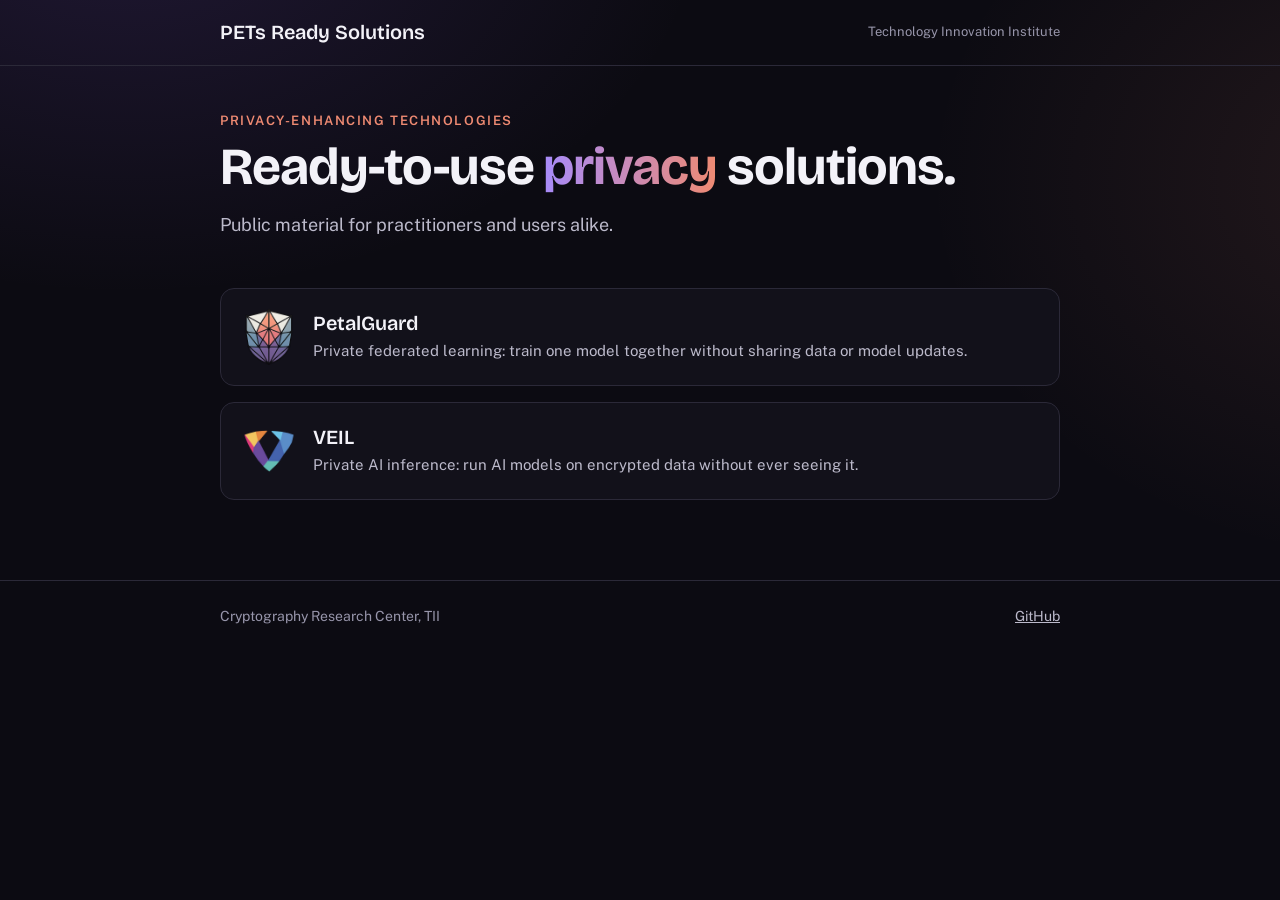
<file: docs/index.html>
<!doctype html>
<html lang="en">
<head>
  <meta charset="utf-8">
  <meta name="viewport" content="width=device-width, initial-scale=1">
  <title>PETs Ready Solutions</title>
  <meta name="description" content="Privacy-enhancing technology solutions from the Cryptography Research Center, Technology Innovation Institute.">
  <meta name="theme-color" content="#0c0b12">
  <link rel="preconnect" href="https://fonts.googleapis.com">
  <link rel="preconnect" href="https://fonts.gstatic.com" crossorigin>
  <link href="https://fonts.googleapis.com/css2?family=Bricolage+Grotesque:opsz,wght@12..96,600;12..96,700&family=Public+Sans:wght@400;600&display=swap" rel="stylesheet">
  <link rel="stylesheet" href="assets/site.css">
</head>
<body>
  <header class="site-head">
    <div class="wrap">
      <span class="brand">PETs Ready Solutions</span>
      <span class="org">Technology Innovation Institute</span>
    </div>
  </header>

  <main class="wrap">
    <section class="hero">
      <p class="eyebrow">Privacy-enhancing technologies</p>
      <h1>Ready-to-use <span class="hl">privacy</span> solutions.</h1>
      <p class="lede">Public material for practitioners and users alike.</p>
    </section>

    <nav class="cards" aria-label="Solutions">
      <a class="card" href="petalguard/">
        <img src="petalguard/media/logo.png" alt="" width="56" height="56">
        <div>
          <h2>PetalGuard</h2>
          <p>Private federated learning: train one model together without sharing data or model updates.</p>
        </div>
      </a>
      <a class="card" href="veil/">
        <img src="veil/media/logo.png" alt="" width="56" height="56">
        <div>
          <h2>VEIL</h2>
          <p>Private AI inference: run AI models on encrypted data without ever seeing it.</p>
        </div>
      </a>
      <!-- Add one card per product here, linking to docs/<product>/ (see README, "Adding a product") -->
    </nav>
  </main>

  <footer class="site-foot">
    <div class="wrap">
      <span>Cryptography Research Center, TII</span>
      <a href="https://github.com/Crypto-TII/pets-ready-solutions">GitHub</a>
    </div>
  </footer>
</body>
</html>
</file>
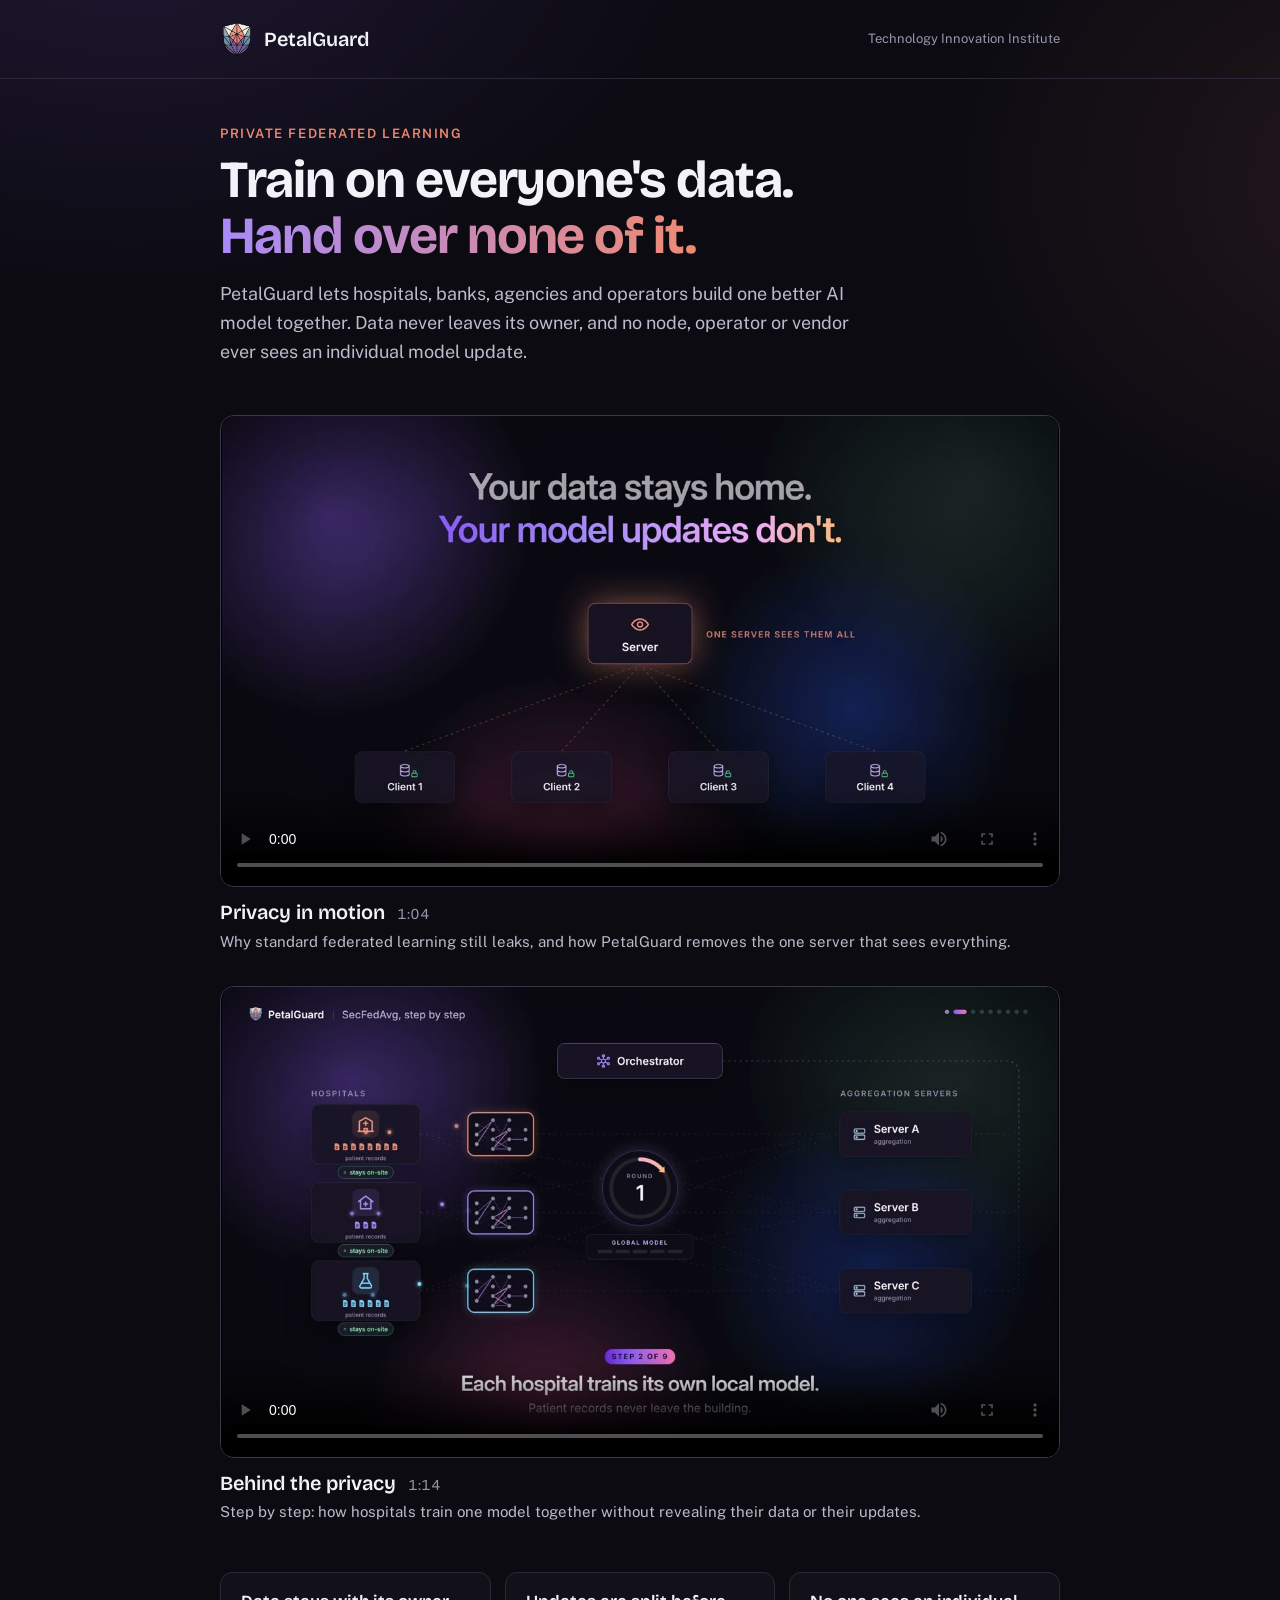
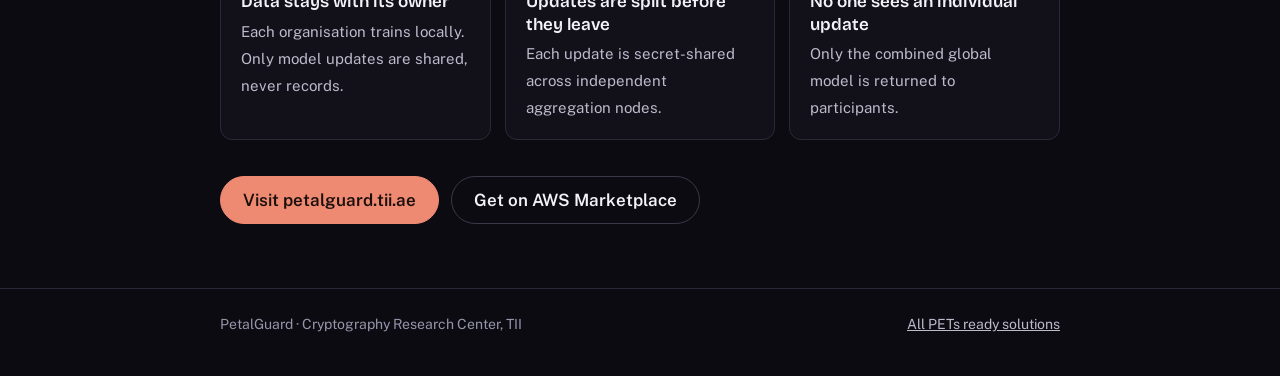
<file: docs/petalguard/index.html>
<!doctype html>
<html lang="en">
<head>
  <meta charset="utf-8">
  <meta name="viewport" content="width=device-width, initial-scale=1">
  <title>PetalGuard — Private Federated Learning</title>
  <meta name="description" content="PetalGuard lets organisations train one AI model together. Data never leaves its owner, and no single party sees an individual model update.">
  <meta name="theme-color" content="#0c0b12">
  <link rel="icon" type="image/png" href="media/favicon.png">

  <meta property="og:type" content="website">
  <meta property="og:title" content="PetalGuard — Private Federated Learning">
  <meta property="og:description" content="Train on everyone's data. Hand over none of it. Watch how PetalGuard works.">
  <meta property="og:image" content="https://crypto-tii.github.io/pets-ready-solutions/petalguard/media/privacy-in-motion.jpg">
  <meta property="og:url" content="https://crypto-tii.github.io/pets-ready-solutions/petalguard/">
  <meta name="twitter:card" content="summary_large_image">

  <link rel="preconnect" href="https://fonts.googleapis.com">
  <link rel="preconnect" href="https://fonts.gstatic.com" crossorigin>
  <link href="https://fonts.googleapis.com/css2?family=Bricolage+Grotesque:opsz,wght@12..96,600;12..96,700&family=Public+Sans:wght@400;600&display=swap" rel="stylesheet">
  <link rel="stylesheet" href="../assets/site.css">
</head>
<body>
  <header class="site-head">
    <div class="wrap">
      <a class="brand" href="https://petalguard.tii.ae">
        <img src="media/logo.png" alt="" width="34" height="34">
        PetalGuard
      </a>
      <span class="org">Technology Innovation Institute</span>
    </div>
  </header>

  <main class="wrap">
    <section class="hero">
      <p class="eyebrow">Private federated learning</p>
      <h1>Train on everyone's data.<br><span class="hl">Hand over none of it.</span></h1>
      <p class="lede">PetalGuard lets hospitals, banks, agencies and operators build one better AI model together. Data never leaves its owner, and no node, operator or vendor ever sees an individual model update.</p>
    </section>

    <section class="videos" aria-label="Videos">
      <figure class="video-card">
        <video controls playsinline preload="metadata" poster="media/privacy-in-motion.jpg">
          <source src="media/privacy-in-motion.mp4" type="video/mp4">
          <a href="media/privacy-in-motion.mp4">Download the video (MP4)</a>
        </video>
        <figcaption>
          <h2>Privacy in motion</h2>
          <span class="dur">1:04</span>
          <p>Why standard federated learning still leaks, and how PetalGuard removes the one server that sees everything.</p>
        </figcaption>
      </figure>

      <figure class="video-card">
        <video controls playsinline preload="metadata" poster="media/behind-the-privacy.jpg">
          <source src="media/behind-the-privacy.mp4" type="video/mp4">
          <a href="media/behind-the-privacy.mp4">Download the video (MP4)</a>
        </video>
        <figcaption>
          <h2>Behind the privacy</h2>
          <span class="dur">1:14</span>
          <p>Step by step: how hospitals train one model together without revealing their data or their updates.</p>
        </figcaption>
      </figure>
    </section>

    <ul class="points">
      <li><strong>Data stays with its owner</strong><span>Each organisation trains locally. Only model updates are shared, never records.</span></li>
      <li><strong>Updates are split before they leave</strong><span>Each update is secret-shared across independent aggregation nodes.</span></li>
      <li><strong>No one sees an individual update</strong><span>Only the combined global model is returned to participants.</span></li>
    </ul>

    <div class="actions">
      <a class="btn primary" href="https://petalguard.tii.ae">Visit petalguard.tii.ae</a>
      <a class="btn" href="https://aws.amazon.com/marketplace/pp/prodview-nn46gjqsmxw5q">Get on AWS Marketplace</a>
    </div>
  </main>

  <footer class="site-foot">
    <div class="wrap">
      <span>PetalGuard · Cryptography Research Center, TII</span>
      <a href="../">All PETs ready solutions</a>
    </div>
  </footer>
</body>
</html>
</file>
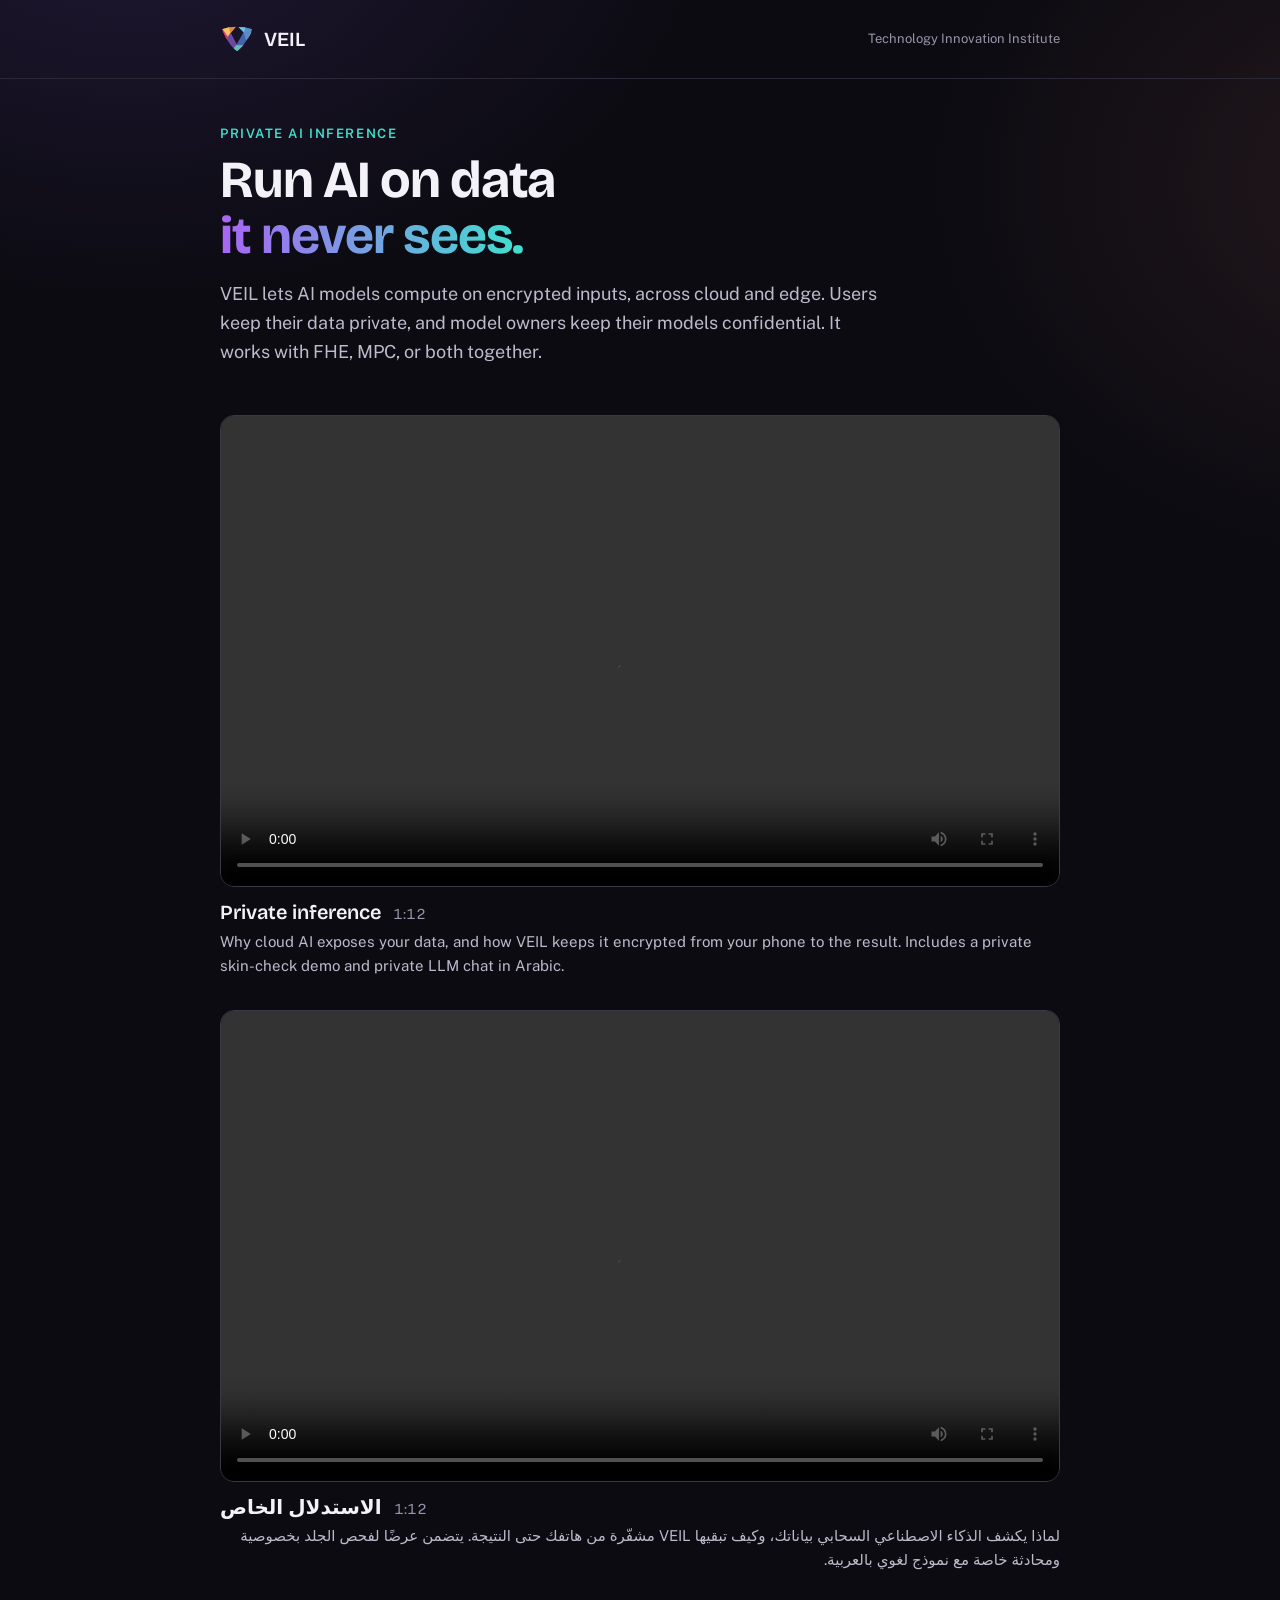
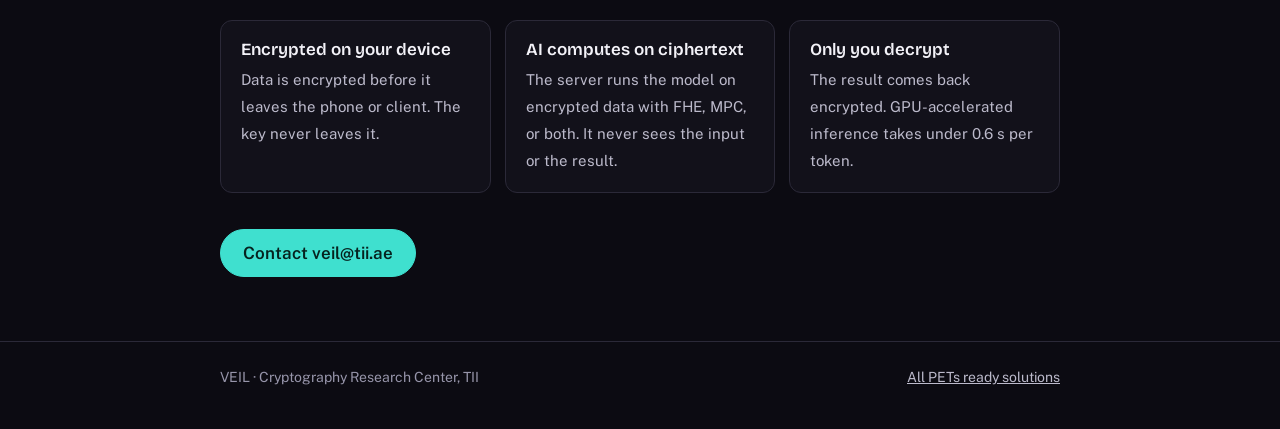
<file: docs/veil/index.html>
<!doctype html>
<html lang="en">
<head>
  <meta charset="utf-8">
  <meta name="viewport" content="width=device-width, initial-scale=1">
  <title>VEIL — Private AI Inference</title>
  <meta name="description" content="VEIL lets AI models run on encrypted data. Your data stays private and the model stays confidential, using FHE and MPC.">
  <meta name="theme-color" content="#0c0b12">
  <link rel="icon" type="image/png" href="media/favicon.png">

  <meta property="og:type" content="website">
  <meta property="og:title" content="VEIL — Private AI Inference">
  <meta property="og:description" content="Run AI on data it never sees. Watch how VEIL works.">
  <meta property="og:image" content="https://crypto-tii.github.io/pets-ready-solutions/veil/media/logo.png">
  <meta property="og:url" content="https://crypto-tii.github.io/pets-ready-solutions/veil/">
  <meta name="twitter:card" content="summary">

  <link rel="preconnect" href="https://fonts.googleapis.com">
  <link rel="preconnect" href="https://fonts.gstatic.com" crossorigin>
  <link href="https://fonts.googleapis.com/css2?family=Bricolage+Grotesque:opsz,wght@12..96,600;12..96,700&family=Public+Sans:wght@400;600&display=swap" rel="stylesheet">
  <link rel="stylesheet" href="../assets/site.css">
  <style>
    .ar-desc { text-align: right; }
  </style>
</head>
<body style="--accent:#3fe0cf; --accent-2:#a965f4; --on-accent:#06231f">
  <header class="site-head">
    <div class="wrap">
      <a class="brand" href="./">
        <img src="media/logo.png" alt="" width="34" height="34">
        VEIL
      </a>
      <span class="org">Technology Innovation Institute</span>
    </div>
  </header>

  <main class="wrap">
    <section class="hero">
      <p class="eyebrow">Private AI inference</p>
      <h1>Run AI on data<br><span class="hl">it never sees.</span></h1>
      <p class="lede">VEIL lets AI models compute on encrypted inputs, across cloud and edge. Users keep their data private, and model owners keep their models confidential. It works with FHE, MPC, or both together.</p>
    </section>

    <section class="videos" aria-label="Videos">
      <figure class="video-card">
        <video controls playsinline preload="metadata">
          <source src="media/private-inference-en.mp4#t=0.1" type="video/mp4">
          <a href="media/private-inference-en.mp4">Download the video (MP4)</a>
        </video>
        <figcaption>
          <h2>Private inference</h2>
          <span class="dur">1:12</span>
          <p>Why cloud AI exposes your data, and how VEIL keeps it encrypted from your phone to the result. Includes a private skin-check demo and private LLM chat in Arabic.</p>
        </figcaption>
      </figure>

      <figure class="video-card">
        <video controls playsinline preload="metadata">
          <source src="media/private-inference-ar.mp4#t=0.1" type="video/mp4">
          <a href="media/private-inference-ar.mp4">Download the video (MP4)</a>
        </video>
        <figcaption>
          <h2 lang="ar" dir="rtl">الاستدلال الخاص</h2>
          <span class="dur">1:12</span>
          <p lang="ar" dir="rtl" class="ar-desc">لماذا يكشف الذكاء الاصطناعي السحابي بياناتك، وكيف تبقيها VEIL مشفّرة من هاتفك حتى النتيجة. يتضمن عرضًا لفحص الجلد بخصوصية ومحادثة خاصة مع نموذج لغوي بالعربية.</p>
        </figcaption>
      </figure>
    </section>

    <ul class="points">
      <li><strong>Encrypted on your device</strong><span>Data is encrypted before it leaves the phone or client. The key never leaves it.</span></li>
      <li><strong>AI computes on ciphertext</strong><span>The server runs the model on encrypted data with FHE, MPC, or both. It never sees the input or the result.</span></li>
      <li><strong>Only you decrypt</strong><span>The result comes back encrypted. GPU-accelerated inference takes under 0.6 s per token.</span></li>
    </ul>

    <div class="actions">
      <a class="btn primary" href="mailto:veil@tii.ae">Contact veil@tii.ae</a>
    </div>
  </main>

  <footer class="site-foot">
    <div class="wrap">
      <span>VEIL · Cryptography Research Center, TII</span>
      <a href="../">All PETs ready solutions</a>
    </div>
  </footer>
</body>
</html>
</file>
<file: docs/assets/site.css>
/* Shared styles for all PETs Ready Solutions product pages.
   Each product page can override --accent / --accent-2 on <body>. */
:root {
  --bg: #0c0b12;
  --bg-2: #12111a;
  --ink: #f3f2f8;
  --ink-2: #bcbacb;
  --muted: #9795aa;
  --line: #2b2938;
  --line-2: #3a3748;
  --accent: #ee8a72;
  --accent-2: #a78bfa;
  --on-accent: #1a0f0c;
  --display: "Bricolage Grotesque", "Avenir Next", "Segoe UI", system-ui, sans-serif;
  --body: "Public Sans", "Helvetica Neue", Arial, system-ui, sans-serif;
  --maxw: 880px;
  color-scheme: dark;
}

* { box-sizing: border-box; }
html { -webkit-text-size-adjust: 100%; }
body {
  margin: 0;
  background: var(--bg);
  background-image:
    radial-gradient(60rem 40rem at 10% -10%, rgba(120, 80, 200, .18), transparent 60%),
    radial-gradient(50rem 40rem at 110% 20%, rgba(238, 138, 114, .10), transparent 60%);
  background-attachment: fixed;
  color: var(--ink);
  font: 400 17px/1.6 var(--body);
}
a { color: var(--accent); }
a:focus-visible, button:focus-visible { outline: 2px solid var(--accent); outline-offset: 3px; border-radius: 6px; }

.wrap { max-width: var(--maxw); margin: 0 auto; padding: 0 20px; }

/* Header */
.site-head { padding: 22px 0; border-bottom: 1px solid var(--line); }
.site-head .wrap { display: flex; align-items: center; justify-content: space-between; gap: 16px; }
.brand { display: flex; align-items: center; gap: 10px; color: var(--ink); text-decoration: none; font: 600 20px/1 var(--display); }
.brand img { width: 34px; height: 34px; }
.org { color: var(--muted); font-size: 13px; text-align: right; }

/* Hero */
.hero { padding: 48px 0 24px; }
.eyebrow { margin: 0 0 12px; color: var(--accent); font: 600 13px/1 var(--body); letter-spacing: .12em; text-transform: uppercase; }
h1 { margin: 0 0 16px; font: 700 clamp(32px, 7vw, 52px)/1.08 var(--display); letter-spacing: -.02em; }
h1 .hl { background: linear-gradient(90deg, var(--accent-2), var(--accent)); -webkit-background-clip: text; background-clip: text; color: transparent; }
.lede { margin: 0; max-width: 60ch; color: var(--ink-2); font-size: 18px; }

/* Videos */
.videos { display: grid; gap: 32px; padding: 24px 0 8px; }
.video-card { margin: 0; }
.video-card video {
  display: block; width: 100%; aspect-ratio: 16 / 9; background: #000;
  border: 1px solid var(--line-2); border-radius: 14px;
}
.video-card figcaption { display: flex; flex-wrap: wrap; align-items: baseline; gap: 4px 12px; padding-top: 12px; }
.video-card h2 { margin: 0; font: 600 20px/1.3 var(--display); }
.video-card .dur { color: var(--muted); font-size: 14px; font-variant-numeric: tabular-nums; }
.video-card p { flex-basis: 100%; margin: 0; color: var(--ink-2); font-size: 15px; }

/* Points */
.points { display: grid; gap: 14px; margin: 40px 0 0; padding: 0; list-style: none; }
.points li { padding: 18px 20px; background: var(--bg-2); border: 1px solid var(--line); border-radius: 12px; }
.points strong { display: block; margin-bottom: 4px; font: 600 17px/1.3 var(--display); }
.points span { color: var(--ink-2); font-size: 15px; }
@media (min-width: 720px) { .points { grid-template-columns: repeat(3, 1fr); } }

/* Actions */
.actions { display: flex; flex-wrap: wrap; gap: 12px; padding: 36px 0 8px; }
.btn {
  display: inline-flex; align-items: center; justify-content: center; min-height: 48px; padding: 0 22px;
  border: 1px solid var(--line-2); border-radius: 999px; color: var(--ink); text-decoration: none; font-weight: 600;
}
.btn.primary { background: var(--accent); border-color: var(--accent); color: var(--on-accent); }
.btn:hover { border-color: var(--accent); }

/* Hub cards */
.cards { display: grid; gap: 16px; padding: 24px 0; }
.card {
  display: flex; gap: 16px; align-items: center; padding: 20px;
  background: var(--bg-2); border: 1px solid var(--line); border-radius: 14px; color: var(--ink); text-decoration: none;
}
.card:hover { border-color: var(--accent); }
.card img { flex: none; width: 56px; height: 56px; }
.card h2 { margin: 0 0 4px; font: 600 20px/1.2 var(--display); }
.card p { margin: 0; color: var(--ink-2); font-size: 15px; }

/* Footer */
.site-foot { margin-top: 56px; padding: 24px 0 40px; border-top: 1px solid var(--line); color: var(--muted); font-size: 14px; }
.site-foot .wrap { display: flex; flex-wrap: wrap; justify-content: space-between; gap: 8px 24px; }
.site-foot a { color: var(--ink-2); }

@media (prefers-reduced-motion: reduce) { * { scroll-behavior: auto !important; } }
</file>
